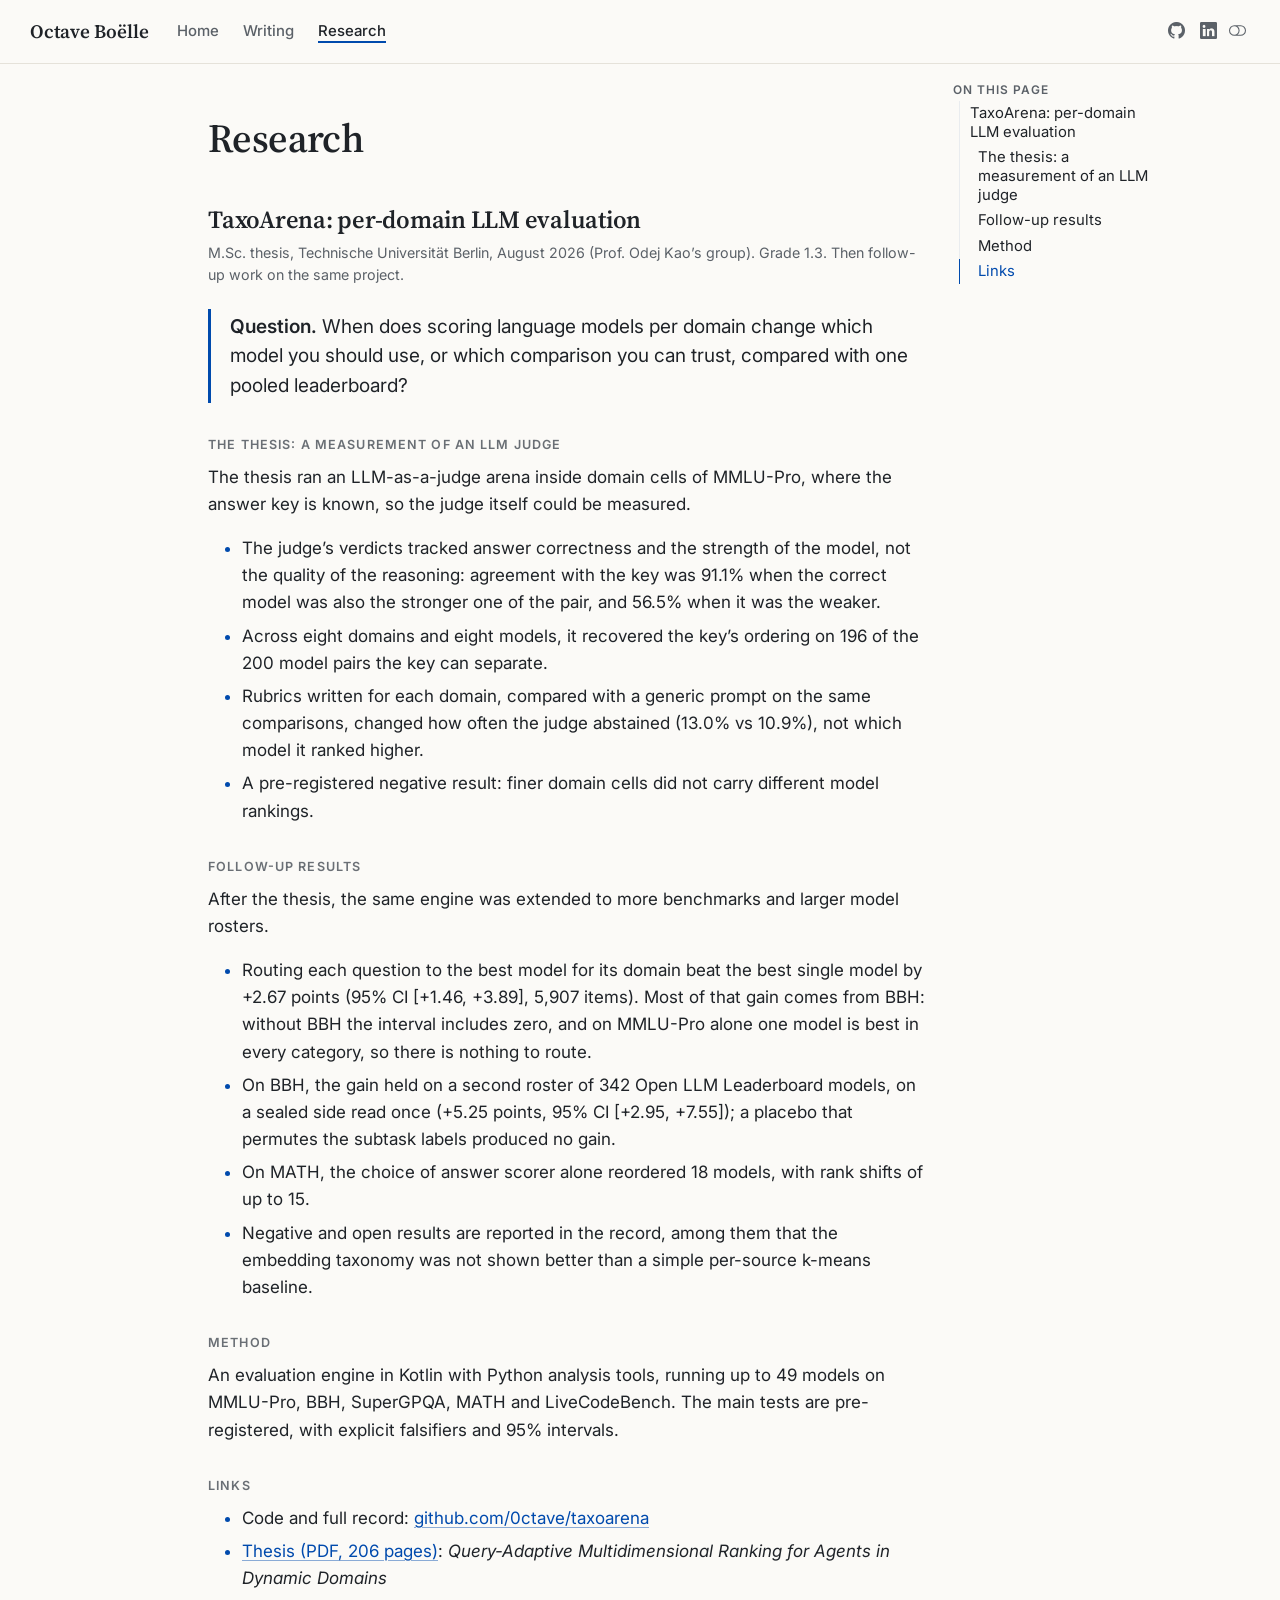
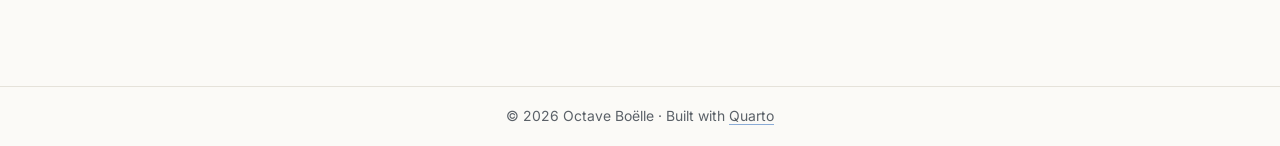
<file: research.html>
<!DOCTYPE html>
<html xmlns="http://www.w3.org/1999/xhtml" lang="en" xml:lang="en"><head>

<meta charset="utf-8">
<meta name="generator" content="quarto-1.11.9">

<meta name="viewport" content="width=device-width, initial-scale=1.0, user-scalable=yes">


<title>Research – Octave Boëlle</title>
<style>
/* Default styles provided by pandoc.
** See https://pandoc.org/MANUAL.html#variables-for-html for config info.
*/
span.smallcaps{font-variant: small-caps;}
div.columns{display: flex; gap: 1.5em;}
div.column{flex: auto;}
@media screen {
div.columns{gap: min(4vw, 1.5em);}
div.column{overflow-x: auto;}
}
div.hanging-indent{margin-left: 1.5em; text-indent: -1.5em;}
ul.task-list{list-style: none;}
ul.task-list li input[type="checkbox"] {
  width: 0.8em;
  margin: 0 0.8em 0.2em -1em; /* quarto-specific, see https://github.com/quarto-dev/quarto-cli/issues/4556 */ 
  vertical-align: middle;
}
</style>


<script src="site_libs/quarto-nav/quarto-nav.js"></script>
<script src="site_libs/quarto-nav/headroom.min.js"></script>
<link href="./favicon.svg" rel="icon" type="image/svg+xml">
<script src="site_libs/clipboard/clipboard.min.js"></script>
<script src="site_libs/quarto-html/quarto.js" type="module"></script>
<script src="site_libs/quarto-html/tabsets/tabsets.js" type="module"></script>
<script src="site_libs/quarto-html/scrollable-regions/scrollable-regions.js" type="module"></script>
<script src="site_libs/quarto-html/popper.min.js"></script>
<script src="site_libs/quarto-html/tippy.umd.min.js"></script>
<script src="site_libs/quarto-html/anchor.min.js"></script>
<link href="site_libs/quarto-html/tippy.css" rel="stylesheet">
<link href="site_libs/quarto-html/quarto-syntax-highlighting-66cdc12b34ad9e69a1b4aa9760b40221.css" rel="stylesheet" class="quarto-color-scheme" id="quarto-text-highlighting-styles">
<link href="site_libs/quarto-html/quarto-syntax-highlighting-dark-86425011ee0a51ff33e43e0cfbfc0007.css" rel="stylesheet" class="quarto-color-scheme quarto-color-alternate" id="quarto-text-highlighting-styles">
<link href="site_libs/quarto-html/quarto-syntax-highlighting-66cdc12b34ad9e69a1b4aa9760b40221.css" rel="stylesheet" class="quarto-color-scheme-extra" id="quarto-text-highlighting-styles">
<script src="site_libs/bootstrap/bootstrap.min.js"></script>
<link href="site_libs/bootstrap/bootstrap-icons.css" rel="stylesheet">
<link href="site_libs/bootstrap/bootstrap-26537fe80cc927a3a9d6a1e137cdbe5f.min.css" rel="stylesheet" append-hash="true" class="quarto-color-scheme" id="quarto-bootstrap" data-mode="light">
<link href="site_libs/bootstrap/bootstrap-dark-b59af128e22c13be68ba11757ffdeca6.min.css" rel="stylesheet" append-hash="true" class="quarto-color-scheme quarto-color-alternate" id="quarto-bootstrap" data-mode="dark">
<link href="site_libs/bootstrap/bootstrap-26537fe80cc927a3a9d6a1e137cdbe5f.min.css" rel="stylesheet" append-hash="true" class="quarto-color-scheme-extra" id="quarto-bootstrap" data-mode="light">
<script id="quarto-search-options" type="application/json">{
  "language": {
    "search-no-results-text": "No results",
    "search-matching-documents-text": "matching documents",
    "search-copy-link-title": "Copy link to search",
    "search-hide-matches-text": "Hide additional matches",
    "search-more-match-text": "more match in this document",
    "search-more-matches-text": "more matches in this document",
    "search-clear-button-title": "Clear",
    "search-text-placeholder": "",
    "search-detached-cancel-button-title": "Cancel",
    "search-submit-button-title": "Submit",
    "search-label": "Search"
  }
}</script>
<style>html{ scroll-behavior: smooth; }</style>
<link rel="preconnect" href="https://fonts.googleapis.com">
<link rel="preconnect" href="https://fonts.gstatic.com" crossorigin="">


<meta property="og:title" content="Research – Octave Boëlle">
<meta property="og:description" content="AI evaluation and measurement: writing, research and data.">
<meta property="og:site_name" content="Octave Boëlle">
<meta name="twitter:title" content="Research – Octave Boëlle">
<meta name="twitter:description" content="AI evaluation and measurement: writing, research and data.">
<meta name="twitter:card" content="summary">
</head>

<body class="nav-fixed quarto-light"><a id="quarto-skip-link" class="visually-hidden-focusable" href="#quarto-document-content">Skip to main content</a><script id="quarto-html-before-body" type="application/javascript">
    const toggleBodyColorMode = (bsSheetEl) => {
      const mode = bsSheetEl.getAttribute("data-mode");
      const bodyEl = window.document.querySelector("body");
      if (mode === "dark") {
        bodyEl.classList.add("quarto-dark");
        bodyEl.classList.remove("quarto-light");
      } else {
        bodyEl.classList.add("quarto-light");
        bodyEl.classList.remove("quarto-dark");
      }
    }
    const toggleBodyColorPrimary = () => {
      const bsSheetEl = window.document.querySelector("link#quarto-bootstrap:not([rel=disabled-stylesheet])");
      if (bsSheetEl) {
        toggleBodyColorMode(bsSheetEl);
      }
    }
    const setColorSchemeToggle = (alternate) => {
      const toggles = window.document.querySelectorAll('.quarto-color-scheme-toggle');
      for (let i=0; i < toggles.length; i++) {
        const toggle = toggles[i];
        if (toggle) {
          toggle.setAttribute("aria-checked", alternate ? "true" : "false");
          if (alternate) {
            toggle.classList.add("alternate");
          } else {
            toggle.classList.remove("alternate");
          }
        }
      }
    };
    const toggleColorMode = (alternate) => {
      // Switch the stylesheets
      const primaryStylesheets = window.document.querySelectorAll('link.quarto-color-scheme:not(.quarto-color-alternate)');
      const alternateStylesheets = window.document.querySelectorAll('link.quarto-color-scheme.quarto-color-alternate');
      manageTransitions('#quarto-margin-sidebar .nav-link', false);
      if (alternate) {
        // note: dark is layered on light, we don't disable primary!
        enableStylesheet(alternateStylesheets);
        for (const sheetNode of alternateStylesheets) {
          if (sheetNode.id === "quarto-bootstrap") {
            toggleBodyColorMode(sheetNode);
          }
        }
      } else {
        disableStylesheet(alternateStylesheets);
        enableStylesheet(primaryStylesheets)
        toggleBodyColorPrimary();
      }
      manageTransitions('#quarto-margin-sidebar .nav-link', true);
      // Switch the toggles
      setColorSchemeToggle(alternate)
    }
    // Hack to workaround the fact that safari doesn't
    // properly recolor the scrollbar when toggling (#1455).
    // Not run on load: stylesheets are set before first paint there, and
    // scrolling would undo the scroll to a URL fragment (#14973).
    // The one pixel nudge keeps the reader where they were.
    const refreshSafariScrollbar = () => {
      if (navigator.userAgent.indexOf('Safari') > 0 && navigator.userAgent.indexOf('Chrome') == -1) {
        manageTransitions("body", false);
        const scrollY = window.scrollY;
        window.scrollTo(0, scrollY > 0 ? scrollY - 1 : 1);
        setTimeout(() => {
          window.scrollTo(0, scrollY);
          manageTransitions("body", true);
        }, 40);
      }
    }
    const disableStylesheet = (stylesheets) => {
      for (let i=0; i < stylesheets.length; i++) {
        const stylesheet = stylesheets[i];
        stylesheet.rel = 'disabled-stylesheet';
      }
    }
    const enableStylesheet = (stylesheets) => {
      for (let i=0; i < stylesheets.length; i++) {
        const stylesheet = stylesheets[i];
        if(stylesheet.rel !== 'stylesheet') { // for Chrome, which will still FOUC without this check
          stylesheet.rel = 'stylesheet';
        }
      }
    }
    const manageTransitions = (selector, allowTransitions) => {
      const els = window.document.querySelectorAll(selector);
      for (let i=0; i < els.length; i++) {
        const el = els[i];
        if (allowTransitions) {
          el.classList.remove('notransition');
        } else {
          el.classList.add('notransition');
        }
      }
    }
    const isFileUrl = () => {
      return window.location.protocol === 'file:';
    }
    const hasAlternateSentinel = () => {
      let styleSentinel = getColorSchemeSentinel();
      if (styleSentinel !== null) {
        return styleSentinel === "alternate";
      } else {
        return false;
      }
    }
    const setStyleSentinel = (alternate) => {
      const value = alternate ? "alternate" : "default";
      if (!isFileUrl()) {
        window.localStorage.setItem("quarto-color-scheme", value);
      } else {
        localAlternateSentinel = value;
      }
    }
    const getColorSchemeSentinel = () => {
      if (!isFileUrl()) {
        const storageValue = window.localStorage.getItem("quarto-color-scheme");
        return storageValue != null ? storageValue : localAlternateSentinel;
      } else {
        return localAlternateSentinel;
      }
    }
    const toggleGiscusIfUsed = (isAlternate, darkModeDefault) => {
      const baseTheme = document.querySelector('#giscus-base-theme')?.value ?? 'light';
      const alternateTheme = document.querySelector('#giscus-alt-theme')?.value ?? 'dark';
      let newTheme = '';
      if(authorPrefersDark) {
        newTheme = isAlternate ? baseTheme : alternateTheme;
      } else {
        newTheme = isAlternate ? alternateTheme : baseTheme;
      }
      const changeGiscusTheme = () => {
        // From: https://github.com/giscus/giscus/issues/336
        const sendMessage = (message) => {
          const iframe = document.querySelector('iframe.giscus-frame');
          if (!iframe) return;
          iframe.contentWindow.postMessage({ giscus: message }, 'https://giscus.app');
        }
        sendMessage({
          setConfig: {
            theme: newTheme
          }
        });
      }
      const isGiscussLoaded = window.document.querySelector('iframe.giscus-frame') !== null;
      if (isGiscussLoaded) {
        changeGiscusTheme();
      }
    };
    const authorPrefersDark = false;
    const queryPrefersDark = window.matchMedia('(prefers-color-scheme: dark)');
    const darkModeDefault = queryPrefersDark.matches;
      document.querySelector('link#quarto-text-highlighting-styles.quarto-color-scheme-extra').rel = 'disabled-stylesheet';
      document.querySelector('link#quarto-bootstrap.quarto-color-scheme-extra').rel = 'disabled-stylesheet';
    let localAlternateSentinel = darkModeDefault ? 'alternate' : 'default';
    // Dark / light mode switch
    window.quartoToggleColorScheme = () => {
      // Read the current dark / light value
      let toAlternate = !hasAlternateSentinel();
      toggleColorMode(toAlternate);
      refreshSafariScrollbar();
      setStyleSentinel(toAlternate);
      toggleGiscusIfUsed(toAlternate, darkModeDefault);
      window.dispatchEvent(new Event('resize'));
    };
    queryPrefersDark.addEventListener("change", e => {
      if(window.localStorage.getItem("quarto-color-scheme") !== null)
        return;
      const alternate = e.matches
      toggleColorMode(alternate);
      refreshSafariScrollbar();
      localAlternateSentinel = e.matches ? 'alternate' : 'default'; // this is used alongside local storage!
      toggleGiscusIfUsed(alternate, darkModeDefault);
    });
    // Switch to dark mode if need be
    if (hasAlternateSentinel()) {
      toggleColorMode(true);
    } else {
      toggleColorMode(false);
    }
  </script>

<div id="quarto-search-results"></div>
  <header id="quarto-header" class="headroom fixed-top">
    <nav class="navbar navbar-expand-lg " data-bs-theme="dark" aria-label="Site">
      <div class="navbar-container container-fluid">
      <div class="navbar-brand-container mx-auto">
    <a class="navbar-brand" href="./index.html">
    <span class="navbar-title">Octave Boëlle</span>
    </a>
  </div>
          <button class="navbar-toggler" type="button" data-bs-toggle="collapse" data-bs-target="#navbarCollapse" aria-controls="navbarCollapse" aria-expanded="false" aria-label="Toggle navigation" onclick="if (window.quartoToggleHeadroom) { window.quartoToggleHeadroom(); }">
  <span class="navbar-toggler-icon"></span>
</button>
          <div class="collapse navbar-collapse" id="navbarCollapse">
            <ul class="navbar-nav navbar-nav-scroll me-auto">
  <li class="nav-item">
    <a class="nav-link" href="./index.html"> 
<span class="menu-text">Home</span></a>
  </li>  
  <li class="nav-item">
    <a class="nav-link" href="./writing/index.html"> 
<span class="menu-text">Writing</span></a>
  </li>  
  <li class="nav-item">
    <a class="nav-link active" href="./research.html" aria-current="page"> 
<span class="menu-text">Research</span></a>
  </li>  
</ul>
            <ul class="navbar-nav navbar-nav-scroll ms-auto">
  <li class="nav-item compact">
    <a class="nav-link" href="https://github.com/0ctave"> <i class="bi bi-github" role="img" aria-label="GitHub">
</i> 
<span class="menu-text"></span></a>
  </li>  
  <li class="nav-item compact">
    <a class="nav-link" href="https://www.linkedin.com/in/octave-boelle"> <i class="bi bi-linkedin" role="img" aria-label="LinkedIn">
</i> 
<span class="menu-text"></span></a>
  </li>  
</ul>
          </div> <!-- /navcollapse -->
            <div class="quarto-navbar-tools">
  <button type="button" role="switch" aria-checked="false" class="quarto-color-scheme-toggle quarto-navigation-tool  px-1" onclick="window.quartoToggleColorScheme(); return false;" title="Toggle dark mode" aria-label="Toggle dark mode"><i class="bi"></i></button>
</div>
      </div> <!-- /container-fluid -->
    </nav>
</header>
<!-- content -->
<div id="quarto-content" class="quarto-container page-columns page-rows-contents page-layout-article page-navbar">
<!-- sidebar -->
<!-- margin-sidebar -->
    <div id="quarto-margin-sidebar" class="sidebar margin-sidebar">
        <nav id="TOC" role="doc-toc" aria-labelledby="toc-title" class="toc-active">
    <h2 id="toc-title">On this page</h2>
   
  <ul>
  <li><a href="#taxoarena-per-domain-llm-evaluation" id="toc-taxoarena-per-domain-llm-evaluation" class="nav-link active" data-scroll-target="#taxoarena-per-domain-llm-evaluation">TaxoArena: per-domain LLM evaluation</a>
  <ul class="collapse">
  <li><a href="#the-thesis-a-measurement-of-an-llm-judge" id="toc-the-thesis-a-measurement-of-an-llm-judge" class="nav-link" data-scroll-target="#the-thesis-a-measurement-of-an-llm-judge">The thesis: a measurement of an LLM judge</a></li>
  <li><a href="#follow-up-results" id="toc-follow-up-results" class="nav-link" data-scroll-target="#follow-up-results">Follow-up results</a></li>
  <li><a href="#method" id="toc-method" class="nav-link" data-scroll-target="#method">Method</a></li>
  <li><a href="#links" id="toc-links" class="nav-link" data-scroll-target="#links">Links</a></li>
  </ul></li>
  </ul>
</nav>
    </div>
<!-- main -->
<main class="content" id="quarto-document-content" tabindex="-1">


<header id="title-block-header" class="quarto-title-block default">
<div class="quarto-title">
<h1 class="title">Research</h1>
</div>



<div class="quarto-title-meta">

    
  
    
  </div>
  


</header>


<section id="taxoarena-per-domain-llm-evaluation" class="level2">
<h2 class="anchored" data-anchor-id="taxoarena-per-domain-llm-evaluation">TaxoArena: per-domain LLM evaluation</h2>
<p><span class="page-meta">M.Sc. thesis, Technische Universität Berlin, August 2026 (Prof.&nbsp;Odej Kao’s group). Grade 1.3. Then follow-up work on the same project.</span></p>
<div class="lede">
<p><strong>Question.</strong> When does scoring language models per domain change which model you should use, or which comparison you can trust, compared with one pooled leaderboard?</p>
</div>
<!-- Thesis figures are quoted from the thesis abstract (files/thesis.pdf, 2 Aug 2026).
     Follow-up figures are quoted from the README summary of github.com/0ctave/taxoarena (2026-11-10 snapshot);
     they are NOT in the thesis PDF. Keep both in sync with their sources. -->
<section id="the-thesis-a-measurement-of-an-llm-judge" class="level3 section-label">
<h3 class="section-label anchored" data-anchor-id="the-thesis-a-measurement-of-an-llm-judge">The thesis: a measurement of an LLM judge</h3>
<p>The thesis ran an LLM-as-a-judge arena inside domain cells of MMLU-Pro, where the answer key is known, so the judge itself could be measured.</p>
<ul>
<li>The judge’s verdicts tracked answer correctness and the strength of the model, not the quality of the reasoning: agreement with the key was 91.1% when the correct model was also the stronger one of the pair, and 56.5% when it was the weaker.</li>
<li>Across eight domains and eight models, it recovered the key’s ordering on 196 of the 200 model pairs the key can separate.</li>
<li>Rubrics written for each domain, compared with a generic prompt on the same comparisons, changed how often the judge abstained (13.0% vs 10.9%), not which model it ranked higher.</li>
<li>A pre-registered negative result: finer domain cells did not carry different model rankings.</li>
</ul>
</section>
<section id="follow-up-results" class="level3 section-label">
<h3 class="section-label anchored" data-anchor-id="follow-up-results">Follow-up results</h3>
<p>After the thesis, the same engine was extended to more benchmarks and larger model rosters.</p>
<ul>
<li>Routing each question to the best model for its domain beat the best single model by +2.67 points (95% CI [+1.46, +3.89], 5,907 items). Most of that gain comes from BBH: without BBH the interval includes zero, and on MMLU-Pro alone one model is best in every category, so there is nothing to route.</li>
<li>On BBH, the gain held on a second roster of 342 Open LLM Leaderboard models, on a sealed side read once (+5.25 points, 95% CI [+2.95, +7.55]); a placebo that permutes the subtask labels produced no gain.</li>
<li>On MATH, the choice of answer scorer alone reordered 18 models, with rank shifts of up to 15.</li>
<li>Negative and open results are reported in the record, among them that the embedding taxonomy was not shown better than a simple per-source k-means baseline.</li>
</ul>
</section>
<section id="method" class="level3 section-label">
<h3 class="section-label anchored" data-anchor-id="method">Method</h3>
<p>An evaluation engine in Kotlin with Python analysis tools, running up to 49 models on MMLU-Pro, BBH, SuperGPQA, MATH and LiveCodeBench. The main tests are pre-registered, with explicit falsifiers and 95% intervals.</p>
</section>
<section id="links" class="level3 section-label">
<h3 class="section-label anchored" data-anchor-id="links">Links</h3>
<ul>
<li>Code and full record: <a href="https://github.com/0ctave/taxoarena">github.com/0ctave/taxoarena</a></li>
<li><a href="files/thesis.pdf">Thesis (PDF, 206 pages)</a>: <em>Query-Adaptive Multidimensional Ranking for Agents in Dynamic Domains</em></li>
</ul>


</section>
</section>

</main> <!-- /main -->
<script id="quarto-html-after-body" type="application/javascript">
  window.document.addEventListener("DOMContentLoaded", function (event) {
    // Ensure there is a toggle, if there isn't float one in the top right
    if (window.document.querySelector('.quarto-color-scheme-toggle') === null) {
      const toggle = window.document.createElement('button');
      toggle.type = "button";
      toggle.setAttribute("role", "switch");
      toggle.setAttribute("aria-checked", "false");
      toggle.classList.add('top-right');
      toggle.classList.add('quarto-color-scheme-toggle');
      toggle.setAttribute("aria-label", "Toggle dark mode");
      toggle.onclick = function() { try { window.quartoToggleColorScheme(); } catch {} return false; };
      const i = window.document.createElement("i");
      i.classList.add('bi');
      toggle.appendChild(i);
      // Put the toggle in a landmark of its own, so that landmark navigation
      // can reach it.
      //
      // The container is always a fresh direct child of body, and the toggle is
      // never moved into page furniture that the theme or the author controls.
      // The toggle is positioned against the page, so any ancestor that
      // establishes a containing block captures it: a positioned element or a
      // grid for position: absolute, and transform, filter, will-change or
      // contain for position: fixed. A direct child of body has none of these
      // to inherit, and the shift when one appears is silent and visual.
      //
      // ARIA says a document should have at most one banner, and axe reports a
      // duplicate whether or not the banners carry distinct labels. So use a
      // header when the page has no banner yet, and a named region otherwise.
      //
      // A header is a banner wherever it sits, unless it is inside sectioning
      // content, so this cannot just look at the children of body: a custom
      // page layout wraps the title block header in a plain div. An explicit
      // role="banner" always counts.
      const sectioning = 'article, aside, main, nav, section, [role="article"], [role="complementary"], [role="main"], [role="navigation"], [role="region"]';
      const hasBanner = Array.from(
        window.document.querySelectorAll('header:not([role]), [role="banner"]')
      ).some(function(el) {
        return el.hasAttribute("role") || el.closest(sectioning) === null;
      });
      const container = window.document.createElement(hasBanner ? "div" : "header");
      if (hasBanner) {
        container.setAttribute("role", "region");
        container.setAttribute("aria-label", "Toggle dark mode");
      }
      container.classList.add('quarto-color-scheme-toggle-container');
      container.appendChild(toggle);
      window.document.body.appendChild(container);
    }
    setColorSchemeToggle(hasAlternateSentinel())
    const icon = "";
    const anchorJS = new window.AnchorJS();
    anchorJS.options = {
      placement: 'right',
      icon: icon
    };
    anchorJS.add('.anchored');
    const isCodeAnnotation = (el) => {
      for (const clz of el.classList) {
        if (clz.startsWith('code-annotation-')) {                     
          return true;
        }
      }
      return false;
    }
    const onCopySuccess = function(e) {
      // button target
      const button = e.trigger;
      // don't keep focus
      button.blur();
      // flash "checked"
      button.classList.add('code-copy-button-checked');
      var currentTitle = button.getAttribute("title");
      button.setAttribute("title", "Copied!");
      let tooltip;
      if (window.bootstrap) {
        button.setAttribute("data-bs-toggle", "tooltip");
        button.setAttribute("data-bs-placement", "left");
        button.setAttribute("data-bs-title", "Copied!");
        tooltip = new bootstrap.Tooltip(button, 
          { trigger: "manual", 
            customClass: "code-copy-button-tooltip",
            offset: [0, -8]});
        tooltip.show();    
      }
      setTimeout(function() {
        if (tooltip) {
          tooltip.hide();
          button.removeAttribute("data-bs-title");
          button.removeAttribute("data-bs-toggle");
          button.removeAttribute("data-bs-placement");
        }
        button.setAttribute("title", currentTitle);
        button.classList.remove('code-copy-button-checked');
      }, 1000);
      // clear code selection
      e.clearSelection();
    }
    const getTextToCopy = function(trigger) {
      const outerScaffold = trigger.parentElement.cloneNode(true);
      const codeEl = outerScaffold.querySelector('code');
      for (const childEl of codeEl.children) {
        if (isCodeAnnotation(childEl)) {
          childEl.remove();
        }
      }
      return codeEl.innerText;
    }
    const clipboard = new window.ClipboardJS('.code-copy-button:not([data-in-quarto-modal])', {
      text: getTextToCopy
    });
    clipboard.on('success', onCopySuccess);
    if (window.document.getElementById('quarto-embedded-source-code-modal')) {
      const clipboardModal = new window.ClipboardJS('.code-copy-button[data-in-quarto-modal]', {
        text: getTextToCopy,
        container: window.document.getElementById('quarto-embedded-source-code-modal')
      });
      clipboardModal.on('success', onCopySuccess);
    }
      var localhostRegex = new RegExp(/^(?:http|https):\/\/localhost\:?[0-9]*\//);
      var mailtoRegex = new RegExp(/^mailto:/);
        var filterRegex = new RegExp("https:\/\/0ctave\.github\.io");
      const newWindowLabel = "(opens in a new tab)";
      const newWindowNoteId = "quarto-ext-newwindow-label";
      // Links reference one hidden label through aria-describedby, so the
      // announcement never changes their accessible name.
      var describeNewWindow = (link) => {
        if (!window.document.getElementById(newWindowNoteId)) {
          var newWindowNote = window.document.createElement("span");
          newWindowNote.id = newWindowNoteId;
          newWindowNote.hidden = true;
          newWindowNote.textContent = newWindowLabel;
          window.document.body.appendChild(newWindowNote);
        }
        var describedBy = (link.getAttribute("aria-describedby") || "").split(/\s+/).filter(Boolean);
        if (!describedBy.includes(newWindowNoteId)) {
          describedBy.push(newWindowNoteId);
          link.setAttribute("aria-describedby", describedBy.join(" "));
        }
      }
      var isInternal = (href) => {
          return filterRegex.test(href) || localhostRegex.test(href) || mailtoRegex.test(href);
      }
      // Inspect non-navigation links and adorn them if external
      window.quartoDecorateExternalLinks = function (root) {
     var links = (root || window.document).querySelectorAll('a[href]:not(.nav-link):not(.navbar-brand):not(.toc-action):not(.sidebar-link):not(.sidebar-item-toggle):not(.pagination-link):not(.no-external):not([aria-hidden]):not(.dropdown-item):not(.quarto-navigation-tool):not(.about-link)');
      for (var i=0; i<links.length; i++) {
        const link = links[i];
        if (!isInternal(link.href)) {
          // undo the damage that might have been done by quarto-nav.js in the case of
          // links that we want to consider external
          if (link.dataset.originalHref !== undefined) {
            link.href = link.dataset.originalHref;
          }
            // target, if specified
            link.setAttribute("target", "_blank");
            if (link.getAttribute("rel") === null) {
              link.setAttribute("rel", "noopener");
            }
            describeNewWindow(link);
          if (!link.classList.contains('no-external-icon')) {
          }
        }
      }
      };
      window.quartoDecorateExternalLinks(window.document);
    // Esc closes the popup (WCAG 1.4.13) and focus leaving both trigger and
    // popup closes it (WCAG 2.4.11); tippy handles neither for interactive popups.
    const hideOnEscAndFocusOut = {
      name: 'hideOnEscAndFocusOut',
      defaultValue: true,
      fn(instance) {
        const dismiss = () => {
          // A show scheduled by the trigger delay would otherwise reopen it
          instance.clearDelayTimeouts();
          instance.hide();
        };
        const onKeyDown = (event) => {
          if (event.key !== 'Escape') {
            return;
          }
          // Keep Esc from also reaching page handlers (e.g. reveal.js overview),
          // except an open reveal.js slide menu, which Esc should close too.
          // The menu handles keys only when its keyboard option is on.
          const menuHandlesEsc = window.Reveal?.getPlugin?.('menu')?.isOpen() &&
            window.Reveal.getConfig().menu?.keyboard !== false;
          if (!menuHandlesEsc) {
            event.stopPropagation();
          }
          if (instance.popper.contains(window.document.activeElement)) {
            // Disabled while refocusing so the focus trigger does not reopen it
            instance.disable();
            instance.reference.focus();
            instance.enable();
          }
          dismiss();
        };
        const onFocusOut = (event) => {
          const target = event.relatedTarget;
          if (target && !instance.reference.contains(target) &&
              !instance.popper.contains(target)) {
            dismiss();
          }
        };
        // On the trigger too: a click trigger (code-annotations: select) has no
        // blur handling. Attached for the instance's lifetime so leaving the
        // trigger also cancels a show still pending on the trigger delay.
        instance.reference.addEventListener('focusout', onFocusOut);
        return {
          onShow() {
            window.document.addEventListener('keydown', onKeyDown, true);
            instance.popper.addEventListener('focusout', onFocusOut);
          },
          onHide() {
            window.document.removeEventListener('keydown', onKeyDown, true);
            instance.popper.removeEventListener('focusout', onFocusOut);
          },
          onDestroy() {
            instance.reference.removeEventListener('focusout', onFocusOut);
          },
        };
      },
    };
    function tippyHover(el, contentFn, onTriggerFn, onUntriggerFn) {
      const config = {
        allowHTML: true,
        maxWidth: 500,
        delay: 100,
        arrow: false,
        appendTo: function(el) {
            return el.parentElement;
        },
        interactive: true,
        interactiveBorder: 10,
        theme: 'quarto',
        placement: 'bottom-start',
        plugins: [hideOnEscAndFocusOut],
      };
      if (contentFn) {
        config.content = contentFn;
      }
      if (onTriggerFn) {
        config.onTrigger = onTriggerFn;
      }
      if (onUntriggerFn) {
        config.onUntrigger = onUntriggerFn;
      }
      window.tippy(el, config); 
    }
    const noterefs = window.document.querySelectorAll('a[role="doc-noteref"]');
    for (var i=0; i<noterefs.length; i++) {
      const ref = noterefs[i];
      tippyHover(ref, function() {
        // use id or data attribute instead here
        let href = ref.getAttribute('data-footnote-href') || ref.getAttribute('href');
        try { href = new URL(href).hash; } catch {}
        const id = href.replace(/^#\/?/, "");
        const note = window.document.getElementById(id);
        if (note) {
          return note.innerHTML;
        } else {
          return "";
        }
      });
    }
    const xrefs = window.document.querySelectorAll('a.quarto-xref');
    const processXRef = (id, note) => {
      // Strip column container classes
      const stripColumnClz = (el) => {
        el.classList.remove("page-full", "page-columns");
        if (el.children) {
          for (const child of el.children) {
            stripColumnClz(child);
          }
        }
      }
      stripColumnClz(note)
      if (id === null || id.startsWith('sec-')) {
        // Special case sections, only their first couple elements
        const container = document.createElement("div");
        if (note.children && note.children.length > 2) {
          container.appendChild(note.children[0].cloneNode(true));
          for (let i = 1; i < note.children.length; i++) {
            const child = note.children[i];
            if (child.tagName === "P" && child.innerText === "") {
              continue;
            } else {
              container.appendChild(child.cloneNode(true));
              break;
            }
          }
          if (window.Quarto?.typesetMath) {
            window.Quarto.typesetMath(container);
          }
          return container.innerHTML
        } else {
          if (window.Quarto?.typesetMath) {
            window.Quarto.typesetMath(note);
          }
          return note.innerHTML;
        }
      } else {
        // Remove any anchor links if they are present
        const anchorLink = note.querySelector('a.anchorjs-link');
        if (anchorLink) {
          anchorLink.remove();
        }
        if (window.Quarto?.typesetMath) {
          window.Quarto.typesetMath(note);
        }
        if (note.classList.contains("callout")) {
          return note.outerHTML;
        } else {
          return note.innerHTML;
        }
      }
    }
    for (var i=0; i<xrefs.length; i++) {
      const xref = xrefs[i];
      tippyHover(xref, undefined, function(instance) {
        instance.disable();
        let url = xref.getAttribute('href');
        let hash = undefined; 
        if (url.startsWith('#')) {
          hash = url;
        } else {
          try { hash = new URL(url).hash; } catch {}
        }
        if (hash) {
          const id = hash.replace(/^#\/?/, "");
          const note = window.document.getElementById(id);
          if (note !== null) {
            try {
              const html = processXRef(id, note.cloneNode(true));
              instance.setContent(html);
            } finally {
              instance.enable();
              instance.show();
            }
          } else {
            // See if we can fetch this
            fetch(url.split('#')[0])
            .then(res => res.text())
            .then(html => {
              const parser = new DOMParser();
              const htmlDoc = parser.parseFromString(html, "text/html");
              const note = htmlDoc.getElementById(id);
              if (note !== null) {
                const html = processXRef(id, note);
                instance.setContent(html);
              } 
            }).finally(() => {
              instance.enable();
              instance.show();
            });
          }
        } else {
          // See if we can fetch a full url (with no hash to target)
          // This is a special case and we should probably do some content thinning / targeting
          fetch(url)
          .then(res => res.text())
          .then(html => {
            const parser = new DOMParser();
            const htmlDoc = parser.parseFromString(html, "text/html");
            const note = htmlDoc.querySelector('main.content');
            if (note !== null) {
              // This should only happen for chapter cross references
              // (since there is no id in the URL)
              // remove the first header
              if (note.children.length > 0 && note.children[0].tagName === "HEADER") {
                note.children[0].remove();
              }
              const html = processXRef(null, note);
              instance.setContent(html);
            } 
          }).finally(() => {
            instance.enable();
            instance.show();
          });
        }
      }, function(instance) {
      });
    }
        let selectedAnnoteEl;
        const selectorForAnnotation = ( cell, annotation) => {
          let cellAttr = 'data-code-cell="' + cell + '"';
          let lineAttr = 'data-code-annotation="' +  annotation + '"';
          const selector = 'span[' + cellAttr + '][' + lineAttr + ']';
          return selector;
        }
        const selectCodeLines = (annoteEl) => {
          const doc = window.document;
          const targetCell = annoteEl.getAttribute("data-target-cell");
          const targetAnnotation = annoteEl.getAttribute("data-target-annotation");
          const annoteSpan = window.document.querySelector(selectorForAnnotation(targetCell, targetAnnotation));
          const lines = annoteSpan.getAttribute("data-code-lines").split(",");
          const lineIds = lines.map((line) => {
            return targetCell + "-" + line;
          })
          // Each band is positioned against its own containing block, which is
          // not the offsetParent of the lines, so place it from client rects.
          const placeBand = (band, firstEl, lastEl, codeBlock) => {
            const container = band.offsetParent;
            if (container === null) {
              return;
            }
            const containerRect = container.getBoundingClientRect();
            // Reveal.js scales slides with a transform, so convert client
            // pixels back to the CSS pixels of the container.
            const scale = containerRect.height / container.offsetHeight || 1;
            const firstRect = firstEl.getBoundingClientRect();
            const lastRect = lastEl.getBoundingClientRect();
            const top = (firstRect.top - containerRect.top) / scale - container.clientTop + container.scrollTop;
            const height = (lastRect.bottom - firstRect.top) / scale;
            band.style.top = top - 2 + "px";
            band.style.height = height + 4 + "px";
            if (codeBlock) {
              // Without the copy button wrapper, the containing block is wider
              // than the code block, so span the code block explicitly.
              const blockRect = codeBlock.getBoundingClientRect();
              band.style.left = (blockRect.left - containerRect.left) / scale - container.clientLeft + container.scrollLeft + "px";
              band.style.width = blockRect.width / scale + "px";
            }
          };
          if (lineIds.length > 0) {
            const el = window.document.getElementById(lineIds[0]);
            const lastEl = window.document.getElementById(lineIds[lineIds.length - 1]);
            const parent = el.parentElement.parentElement;
            // cook up a div (if necessary) and position it
            let div = window.document.getElementById("code-annotation-line-highlight");
            if (div === null) {
              div = window.document.createElement("div");
              div.setAttribute("id", "code-annotation-line-highlight");
              div.style.position = 'absolute';
              parent.appendChild(div);
            }
            placeBand(div, el, lastEl, parent.closest("div.sourceCode") || parent);
            let gutterDiv = window.document.getElementById("code-annotation-line-highlight-gutter");
            if (gutterDiv === null) {
              gutterDiv = window.document.createElement("div");
              gutterDiv.setAttribute("id", "code-annotation-line-highlight-gutter");
              gutterDiv.style.position = 'absolute';
              const codeCell = window.document.getElementById(targetCell);
              const gutter = codeCell.querySelector('.code-annotation-gutter');
              gutter.appendChild(gutterDiv);
            }
            placeBand(gutterDiv, el, lastEl);
            selectedAnnoteEl = annoteEl;
          }
        };
        const unselectCodeLines = () => {
          const elementsIds = ["code-annotation-line-highlight", "code-annotation-line-highlight-gutter"];
          elementsIds.forEach((elId) => {
            const div = window.document.getElementById(elId);
            if (div) {
              div.remove();
            }
          });
          selectedAnnoteEl = undefined;
        };
          // Handle positioning of the toggle
      window.addEventListener(
        "resize",
        throttle(() => {
          elRect = undefined;
          if (selectedAnnoteEl) {
            selectCodeLines(selectedAnnoteEl);
          }
        }, 10)
      );
      function throttle(fn, ms) {
      let throttle = false;
      let timer;
        return (...args) => {
          if(!throttle) { // first call gets through
              fn.apply(this, args);
              throttle = true;
          } else { // all the others get throttled
              if(timer) clearTimeout(timer); // cancel #2
              timer = setTimeout(() => {
                fn.apply(this, args);
                timer = throttle = false;
              }, ms);
          }
        };
      }
        // Attach click handler to the DT
        const annoteDls = window.document.querySelectorAll('dt[data-target-cell]');
        for (const annoteDlNode of annoteDls) {
          annoteDlNode.addEventListener('click', (event) => {
            const clickedEl = event.target;
            if (clickedEl !== selectedAnnoteEl) {
              unselectCodeLines();
              const activeEl = window.document.querySelector('dt[data-target-cell].code-annotation-active');
              if (activeEl) {
                activeEl.classList.remove('code-annotation-active');
              }
              selectCodeLines(clickedEl);
              clickedEl.classList.add('code-annotation-active');
            } else {
              // Unselect the line
              unselectCodeLines();
              clickedEl.classList.remove('code-annotation-active');
            }
          });
        }
    const findCites = (el) => {
      const parentEl = el.parentElement;
      if (parentEl) {
        const cites = parentEl.dataset.cites;
        if (cites) {
          return {
            el,
            cites: cites.split(' ')
          };
        } else {
          return findCites(el.parentElement)
        }
      } else {
        return undefined;
      }
    };
    var bibliorefs = window.document.querySelectorAll('a[role="doc-biblioref"]');
    for (var i=0; i<bibliorefs.length; i++) {
      const ref = bibliorefs[i];
      const citeInfo = findCites(ref);
      if (citeInfo) {
        tippyHover(citeInfo.el, function() {
          var popup = window.document.createElement('div');
          citeInfo.cites.forEach(function(cite) {
            var citeDiv = window.document.createElement('div');
            citeDiv.classList.add('hanging-indent');
            citeDiv.classList.add('csl-entry');
            var biblioDiv = window.document.getElementById('ref-' + cite);
            if (biblioDiv) {
              citeDiv.innerHTML = biblioDiv.innerHTML;
            }
            popup.appendChild(citeDiv);
          });
          return popup.innerHTML;
        });
      }
    }
  });
  </script>
  <script type="application/javascript">
  window.quartoScrollableRegionsLabels = {"code":"Scrollable code","output":"Scrollable output"};
  </script>
</div> <!-- /content -->
<footer class="footer">
  <div class="nav-footer">
    <div class="nav-footer-left">
      &nbsp;
    </div>   
    <div class="nav-footer-center">
<p>© 2026 Octave Boëlle · Built with <a href="https://quarto.org">Quarto</a></p>
</div>
    <div class="nav-footer-right">
      &nbsp;
    </div>
  </div>
</footer>




<script src="site_libs/quarto-html/zenscroll-min.js"></script>
</body></html>
</file>
<file: site_libs/quarto-html/tippy.css>
.tippy-box[data-animation=fade][data-state=hidden]{opacity:0}[data-tippy-root]{max-width:calc(100vw - 10px)}.tippy-box{position:relative;background-color:#333;color:#fff;border-radius:4px;font-size:14px;line-height:1.4;white-space:normal;outline:0;transition-property:transform,visibility,opacity}.tippy-box[data-placement^=top]>.tippy-arrow{bottom:0}.tippy-box[data-placement^=top]>.tippy-arrow:before{bottom:-7px;left:0;border-width:8px 8px 0;border-top-color:initial;transform-origin:center top}.tippy-box[data-placement^=bottom]>.tippy-arrow{top:0}.tippy-box[data-placement^=bottom]>.tippy-arrow:before{top:-7px;left:0;border-width:0 8px 8px;border-bottom-color:initial;transform-origin:center bottom}.tippy-box[data-placement^=left]>.tippy-arrow{right:0}.tippy-box[data-placement^=left]>.tippy-arrow:before{border-width:8px 0 8px 8px;border-left-color:initial;right:-7px;transform-origin:center left}.tippy-box[data-placement^=right]>.tippy-arrow{left:0}.tippy-box[data-placement^=right]>.tippy-arrow:before{left:-7px;border-width:8px 8px 8px 0;border-right-color:initial;transform-origin:center right}.tippy-box[data-inertia][data-state=visible]{transition-timing-function:cubic-bezier(.54,1.5,.38,1.11)}.tippy-arrow{width:16px;height:16px;color:#333}.tippy-arrow:before{content:"";position:absolute;border-color:transparent;border-style:solid}.tippy-content{position:relative;padding:5px 9px;z-index:1}
</file>
<file: site_libs/quarto-html/quarto-syntax-highlighting-66cdc12b34ad9e69a1b4aa9760b40221.css>
/* quarto syntax highlight colors */
:root {
  --quarto-hl-ot-color: #d91e18;
  --quarto-hl-at-color: #a55a00;
  --quarto-hl-ss-color: #008000;
  --quarto-hl-an-color: #696969;
  --quarto-hl-fu-color: #06287e;
  --quarto-hl-st-color: #008000;
  --quarto-hl-cf-color: #d91e18;
  --quarto-hl-op-color: #00769e;
  --quarto-hl-er-color: #7928a1;
  --quarto-hl-bn-color: #7928a1;
  --quarto-hl-al-color: #7928a1;
  --quarto-hl-va-color: #a55a00;
  --quarto-hl-bu-color: inherit;
  --quarto-hl-ex-color: inherit;
  --quarto-hl-pp-color: #7928a1;
  --quarto-hl-in-color: #696969;
  --quarto-hl-vs-color: #008000;
  --quarto-hl-wa-color: #696969;
  --quarto-hl-do-color: #696969;
  --quarto-hl-im-color: inherit;
  --quarto-hl-ch-color: #008000;
  --quarto-hl-dt-color: #7928a1;
  --quarto-hl-fl-color: #a55a00;
  --quarto-hl-co-color: #696969;
  --quarto-hl-cv-color: #696969;
  --quarto-hl-cn-color: #d91e18;
  --quarto-hl-sc-color: #00769e;
  --quarto-hl-dv-color: #7928a1;
  --quarto-hl-kw-color: #d91e18;
}

/* other quarto variables */
:root {
  --quarto-font-monospace: "JetBrains Mono", ui-monospace, SFMono-Regular, Menlo, Consolas, monospace;
}

/* syntax highlight based on Pandoc's rules */
pre > code.sourceCode > span {
  color: #545454;
}

code.sourceCode > span {
  color: #545454;
}

div.sourceCode,
div.sourceCode pre.sourceCode {
  color: #545454;
}

/* Normal */
code span {
  color: #545454;
}

/* Alert */
code span.al {
  color: #7928a1;
  font-style: inherit;
}

/* Annotation */
code span.an {
  color: #696969;
  font-style: inherit;
}

/* Attribute */
code span.at {
  color: #a55a00;
  font-style: inherit;
}

/* BaseN */
code span.bn {
  color: #7928a1;
  font-style: inherit;
}

/* BuiltIn */
code span.bu {
  font-style: inherit;
}

/* ControlFlow */
code span.cf {
  color: #d91e18;
  font-style: inherit;
}

/* Char */
code span.ch {
  color: #008000;
  font-style: inherit;
}

/* Constant */
code span.cn {
  color: #d91e18;
  font-style: inherit;
}

/* Comment */
code span.co {
  color: #696969;
  font-style: inherit;
}

/* CommentVar */
code span.cv {
  color: #696969;
  font-style: italic;
}

/* Documentation */
code span.do {
  color: #696969;
  font-style: italic;
}

/* DataType */
code span.dt {
  color: #7928a1;
  font-style: inherit;
}

/* DecVal */
code span.dv {
  color: #7928a1;
  font-style: inherit;
}

/* Error */
code span.er {
  color: #7928a1;
  font-style: inherit;
}

/* Extension */
code span.ex {
  font-style: inherit;
}

/* Float */
code span.fl {
  color: #a55a00;
  font-style: inherit;
}

/* Function */
code span.fu {
  color: #06287e;
  font-style: inherit;
}

/* Import */
code span.im {
  font-style: inherit;
}

/* Information */
code span.in {
  color: #696969;
  font-style: inherit;
}

/* Keyword */
code span.kw {
  color: #d91e18;
  font-style: inherit;
}

/* Operator */
code span.op {
  color: #00769e;
  font-style: inherit;
}

/* Other */
code span.ot {
  color: #d91e18;
  font-style: inherit;
}

/* Preprocessor */
code span.pp {
  color: #7928a1;
  font-style: inherit;
}

/* SpecialChar */
code span.sc {
  color: #00769e;
  font-style: inherit;
}

/* SpecialString */
code span.ss {
  color: #008000;
  font-style: inherit;
}

/* String */
code span.st {
  color: #008000;
  font-style: inherit;
}

/* Variable */
code span.va {
  color: #a55a00;
  font-style: inherit;
}

/* VerbatimString */
code span.vs {
  color: #008000;
  font-style: inherit;
}

/* Warning */
code span.wa {
  color: #696969;
  font-style: italic;
}

.prevent-inlining {
  content: "</";
}

/*# sourceMappingURL=4b8fff97392cbbecb3b1ffccad67fd25.css.map */
</file>
<file: site_libs/quarto-html/quarto-syntax-highlighting-dark-86425011ee0a51ff33e43e0cfbfc0007.css>
/* quarto syntax highlight colors */
:root {
  --quarto-hl-ot-color: #ffa07a;
  --quarto-hl-at-color: #ffd700;
  --quarto-hl-ss-color: #abe338;
  --quarto-hl-an-color: #d4d0ab;
  --quarto-hl-fu-color: #ffd700;
  --quarto-hl-st-color: #abe338;
  --quarto-hl-cf-color: #ffa07a;
  --quarto-hl-op-color: #00e0e0;
  --quarto-hl-er-color: #dcc6e0;
  --quarto-hl-bn-color: #dcc6e0;
  --quarto-hl-al-color: #dcc6e0;
  --quarto-hl-va-color: #f5ab35;
  --quarto-hl-bu-color: #f5ab35;
  --quarto-hl-ex-color: #ffd700;
  --quarto-hl-pp-color: #dcc6e0;
  --quarto-hl-in-color: #d4d0ab;
  --quarto-hl-vs-color: #abe338;
  --quarto-hl-wa-color: #d4d0ab;
  --quarto-hl-do-color: #d4d0ab;
  --quarto-hl-ch-color: #abe338;
  --quarto-hl-dt-color: #dcc6e0;
  --quarto-hl-fl-color: #f5ab35;
  --quarto-hl-co-color: #d4d0ab;
  --quarto-hl-cv-color: #d4d0ab;
  --quarto-hl-cn-color: #ffa07a;
  --quarto-hl-sc-color: #00e0e0;
  --quarto-hl-dv-color: #dcc6e0;
  --quarto-hl-kw-color: #ffa07a;
}

/* other quarto variables */
:root {
  --quarto-font-monospace: "JetBrains Mono", ui-monospace, SFMono-Regular, Menlo, Consolas, monospace;
}

/* syntax highlight based on Pandoc's rules */
pre > code.sourceCode > span {
  color: #f8f8f2;
}

code.sourceCode > span {
  color: #f8f8f2;
}

div.sourceCode,
div.sourceCode pre.sourceCode {
  color: #f8f8f2;
}

/* Normal */
code span {
  color: #f8f8f2;
}

/* Alert */
code span.al {
  color: #dcc6e0;
  font-style: inherit;
}

/* Annotation */
code span.an {
  color: #d4d0ab;
  font-style: inherit;
}

/* Attribute */
code span.at {
  color: #ffd700;
  font-style: inherit;
}

/* BaseN */
code span.bn {
  color: #dcc6e0;
  font-style: inherit;
}

/* BuiltIn */
code span.bu {
  color: #f5ab35;
  font-style: inherit;
}

/* ControlFlow */
code span.cf {
  color: #ffa07a;
  font-style: inherit;
}

/* Char */
code span.ch {
  color: #abe338;
  font-style: inherit;
}

/* Constant */
code span.cn {
  color: #ffa07a;
  font-style: inherit;
}

/* Comment */
code span.co {
  color: #d4d0ab;
  font-style: inherit;
}

/* CommentVar */
code span.cv {
  color: #d4d0ab;
  font-style: italic;
}

/* Documentation */
code span.do {
  color: #d4d0ab;
  font-style: italic;
}

/* DataType */
code span.dt {
  color: #dcc6e0;
  font-style: inherit;
}

/* DecVal */
code span.dv {
  color: #dcc6e0;
  font-style: inherit;
}

/* Error */
code span.er {
  color: #dcc6e0;
  font-style: inherit;
}

/* Extension */
code span.ex {
  color: #ffd700;
  font-style: inherit;
}

/* Float */
code span.fl {
  color: #f5ab35;
  font-style: inherit;
}

/* Function */
code span.fu {
  color: #ffd700;
  font-style: inherit;
}

/* Import */
code span.im {
  font-style: inherit;
}

/* Information */
code span.in {
  color: #d4d0ab;
  font-style: inherit;
}

/* Keyword */
code span.kw {
  color: #ffa07a;
  font-style: inherit;
}

/* Operator */
code span.op {
  color: #00e0e0;
  font-style: inherit;
}

/* Other */
code span.ot {
  color: #ffa07a;
  font-style: inherit;
}

/* Preprocessor */
code span.pp {
  color: #dcc6e0;
  font-style: inherit;
}

/* SpecialChar */
code span.sc {
  color: #00e0e0;
  font-style: inherit;
}

/* SpecialString */
code span.ss {
  color: #abe338;
  font-style: inherit;
}

/* String */
code span.st {
  color: #abe338;
  font-style: inherit;
}

/* Variable */
code span.va {
  color: #f5ab35;
  font-style: inherit;
}

/* VerbatimString */
code span.vs {
  color: #abe338;
  font-style: inherit;
}

/* Warning */
code span.wa {
  color: #d4d0ab;
  font-style: italic;
}

.prevent-inlining {
  content: "</";
}

/*# sourceMappingURL=326318cdebb33ed9f0ce47461b8e0aa4.css.map */
</file>
